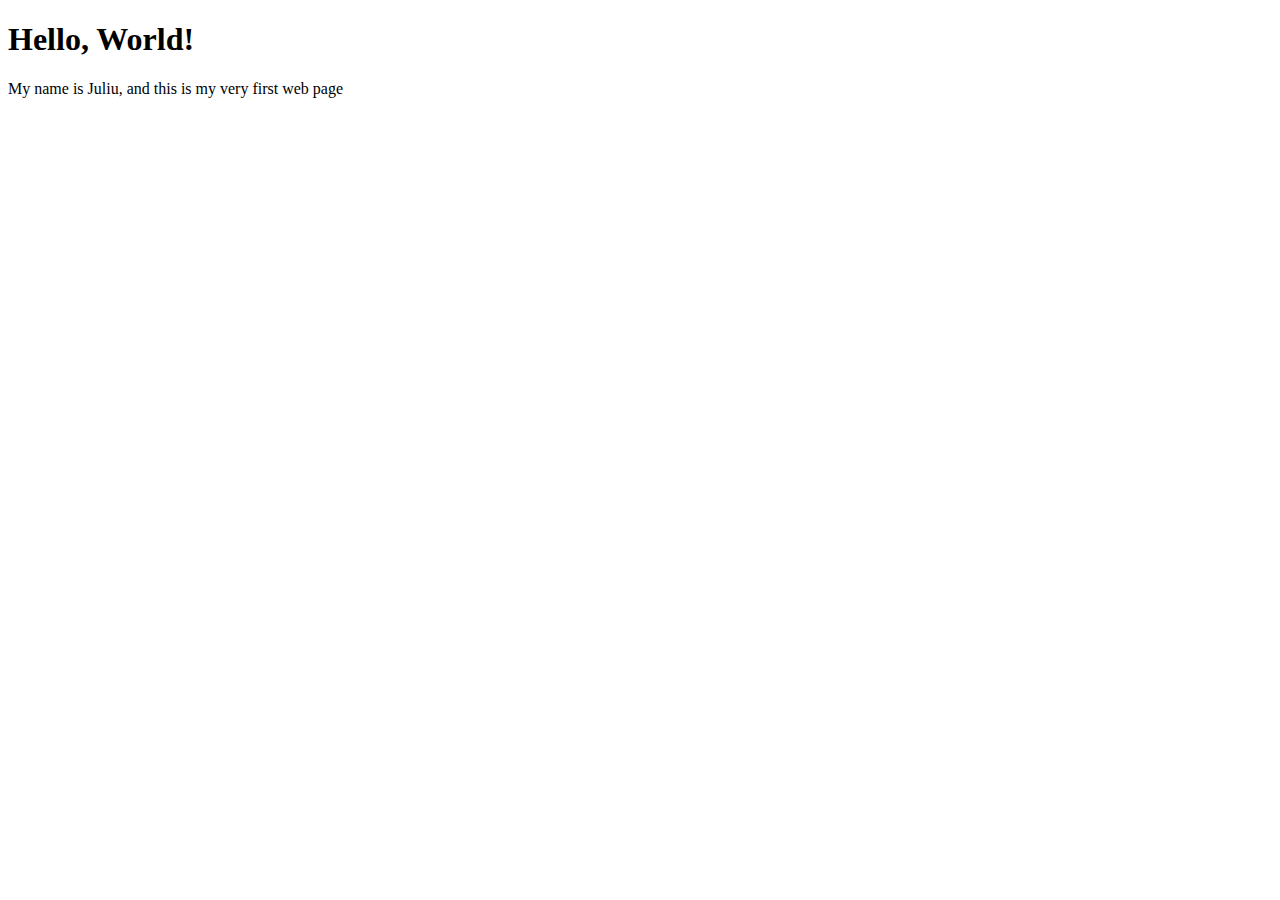
<file: 01-Test/index.html>
<!DOCTYPE html>
<html lang="en">
  <head>
    <meta charset="UTF-8" />
    <meta name="viewport" content="width=device-width, initial-scale=1.0" />
    <title>My First Web Page</title>
  </head>
  <body>
    <h1>Hello, World!</h1>
    <p>My name is Juliu, and this is my very first web page</p>
  </body>
</html>
</file>
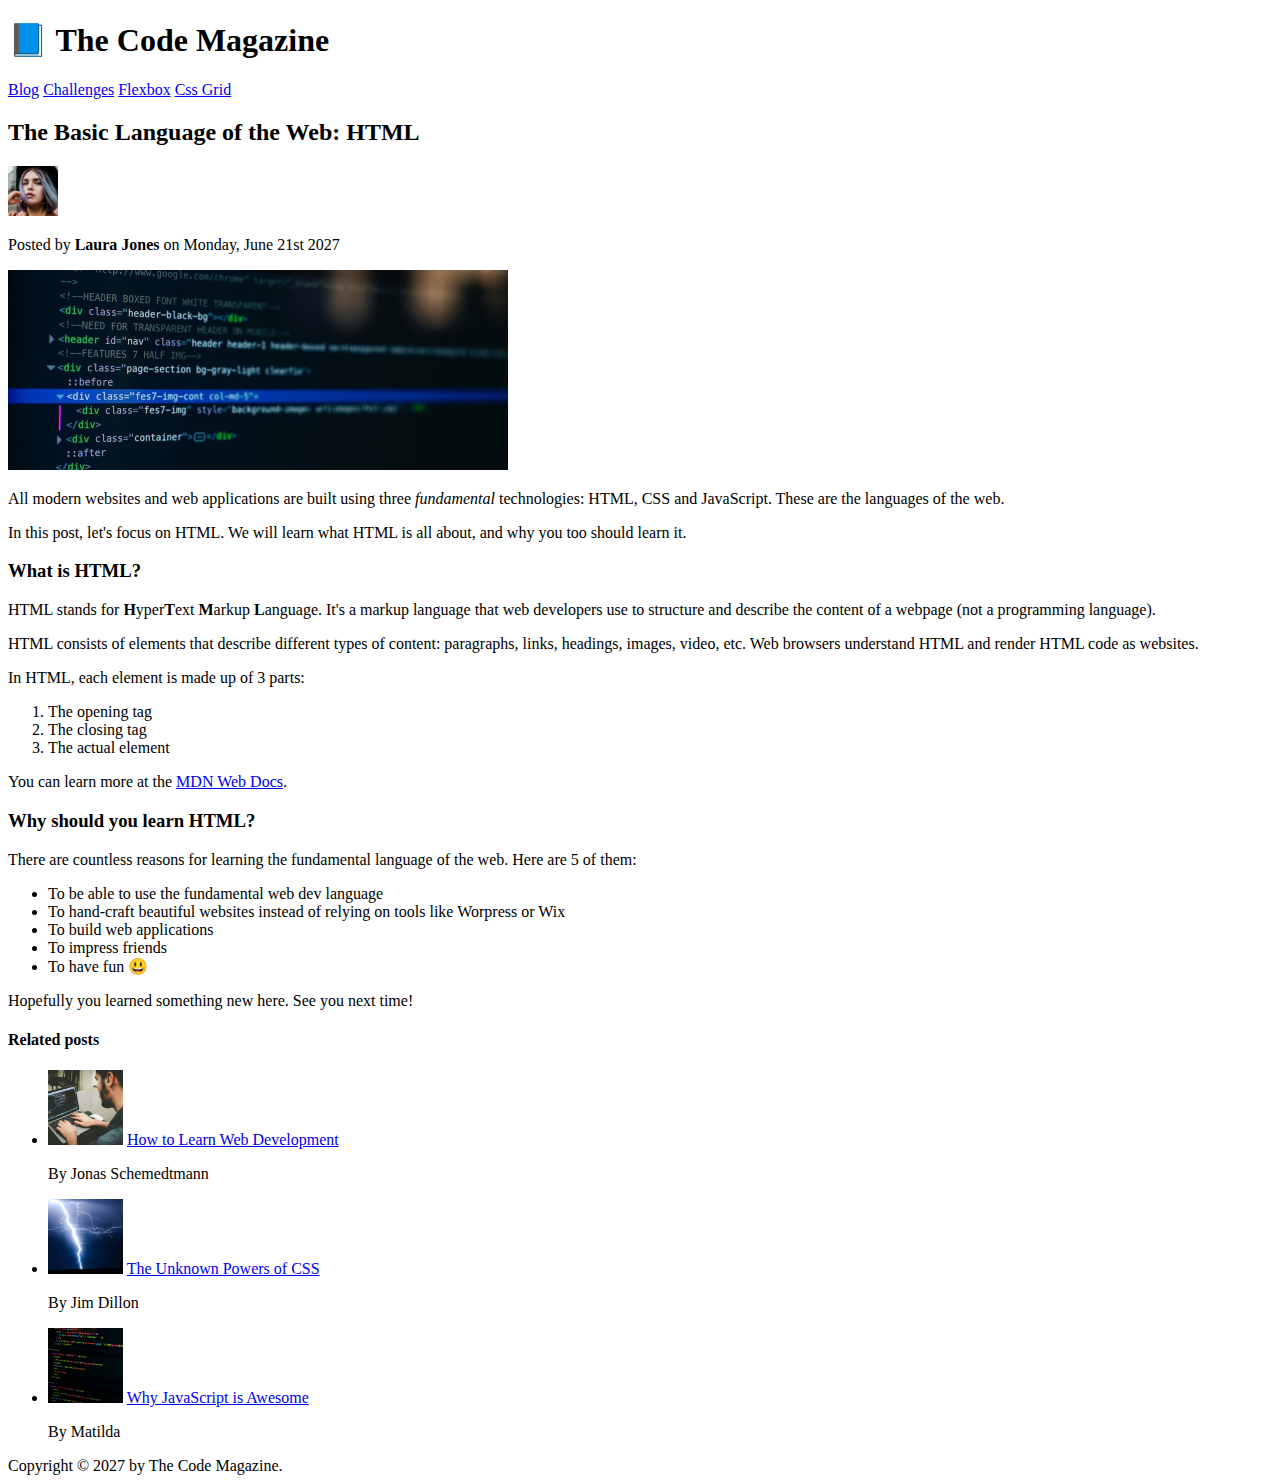
<file: 02-HTML-Fundamentals/index.html>
<!DOCTYPE html>
<html lang="en">
  <head>
    <meta charset="UTF-8" />
    <meta name="viewport" content="width=device-width, initial-scale=1.0" />
    <title>The Basic Language of the Web: HTML</title>
  </head>
  <body>
    <!--For Header top part of the page-->
    <header>
      <h1>📘 The Code Magazine</h1>

      <!--For Navigation-->
      <nav>
        <a href="blog.html">Blog</a>
        <a href="challenges.html">Challenges</a>
        <a href="#">Flexbox</a>
        <a href="#">Css Grid</a>
      </nav>
    </header>

    <!--For main part of the page-->
    <article>
      <header>
        <h2>The Basic Language of the Web: HTML</h2>
        <img
          src="img/laura-jones.jpg"
          alt="Laura Jones"
          width="50"
          height="50"
        />
        <p>Posted by <strong>Laura Jones</strong> on Monday, June 21st 2027</p>
        <img
          src="img/post-img.jpg"
          alt="HTML code on a screen"
          width="500"
          height="200"
        />
      </header>

      <p>
        All modern websites and web applications are built using three
        <em>fundamental</em>
        technologies: HTML, CSS and JavaScript. These are the languages of the
        web.
      </p>
      <p>
        In this post, let's focus on HTML. We will learn what HTML is all about,
        and why you too should learn it.
      </p>

      <h3>What is HTML?</h3>
      <p>
        HTML stands for <strong>H</strong>yper<strong>T</strong>ext
        <strong>M</strong>arkup <strong>L</strong>anguage. It's a markup
        language that web developers use to structure and describe the content
        of a webpage (not a programming language).
      </p>
      <p>
        HTML consists of elements that describe different types of content:
        paragraphs, links, headings, images, video, etc. Web browsers understand
        HTML and render HTML code as websites.
      </p>
      <p>In HTML, each element is made up of 3 parts:</p>
      <ol>
        <li>The opening tag</li>
        <li>The closing tag</li>
        <li>The actual element</li>
      </ol>
      <p>
        You can learn more at the
        <a
          href="https://developer.mozilla.org/en-US/docs/Web/HTML"
          target="_blank"
          >MDN Web Docs</a
        >.
      </p>

      <h3>Why should you learn HTML?</h3>
      <p>
        There are countless reasons for learning the fundamental language of the
        web. Here are 5 of them:
      </p>
      <ul>
        <li>To be able to use the fundamental web dev language</li>
        <li>
          To hand-craft beautiful websites instead of relying on tools like
          Worpress or Wix
        </li>
        <li>To build web applications</li>
        <li>To impress friends</li>
        <li>To have fun 😃</li>
      </ul>
      <p>Hopefully you learned something new here. See you next time!</p>
    </article>

    <!--For secondary  information of the page-->
    <aside>
      <h4>Related posts</h4>
      <ul>
        <li>
          <img src="img/related-1.jpg" height="75" width="75" />
          <a href="#">How to Learn Web Development</a>
          <p>By Jonas Schemedtmann</p>
        </li>

        <li>
          <img src="img/related-2.jpg" height="75" width="75" />
          <a href="#">The Unknown Powers of CSS</a>
          <p>By Jim Dillon</p>
        </li>

        <li>
          <img src="img/related-3.jpg" height="75" width="75" />
          <a href="#">Why JavaScript is Awesome</a>
          <p>By Matilda</p>
        </li>
      </ul>
    </aside>

    <!--For end of the page-->
    <footer>Copyright &copy; 2027 by The Code Magazine.</footer>
  </body>
</html>
</file>
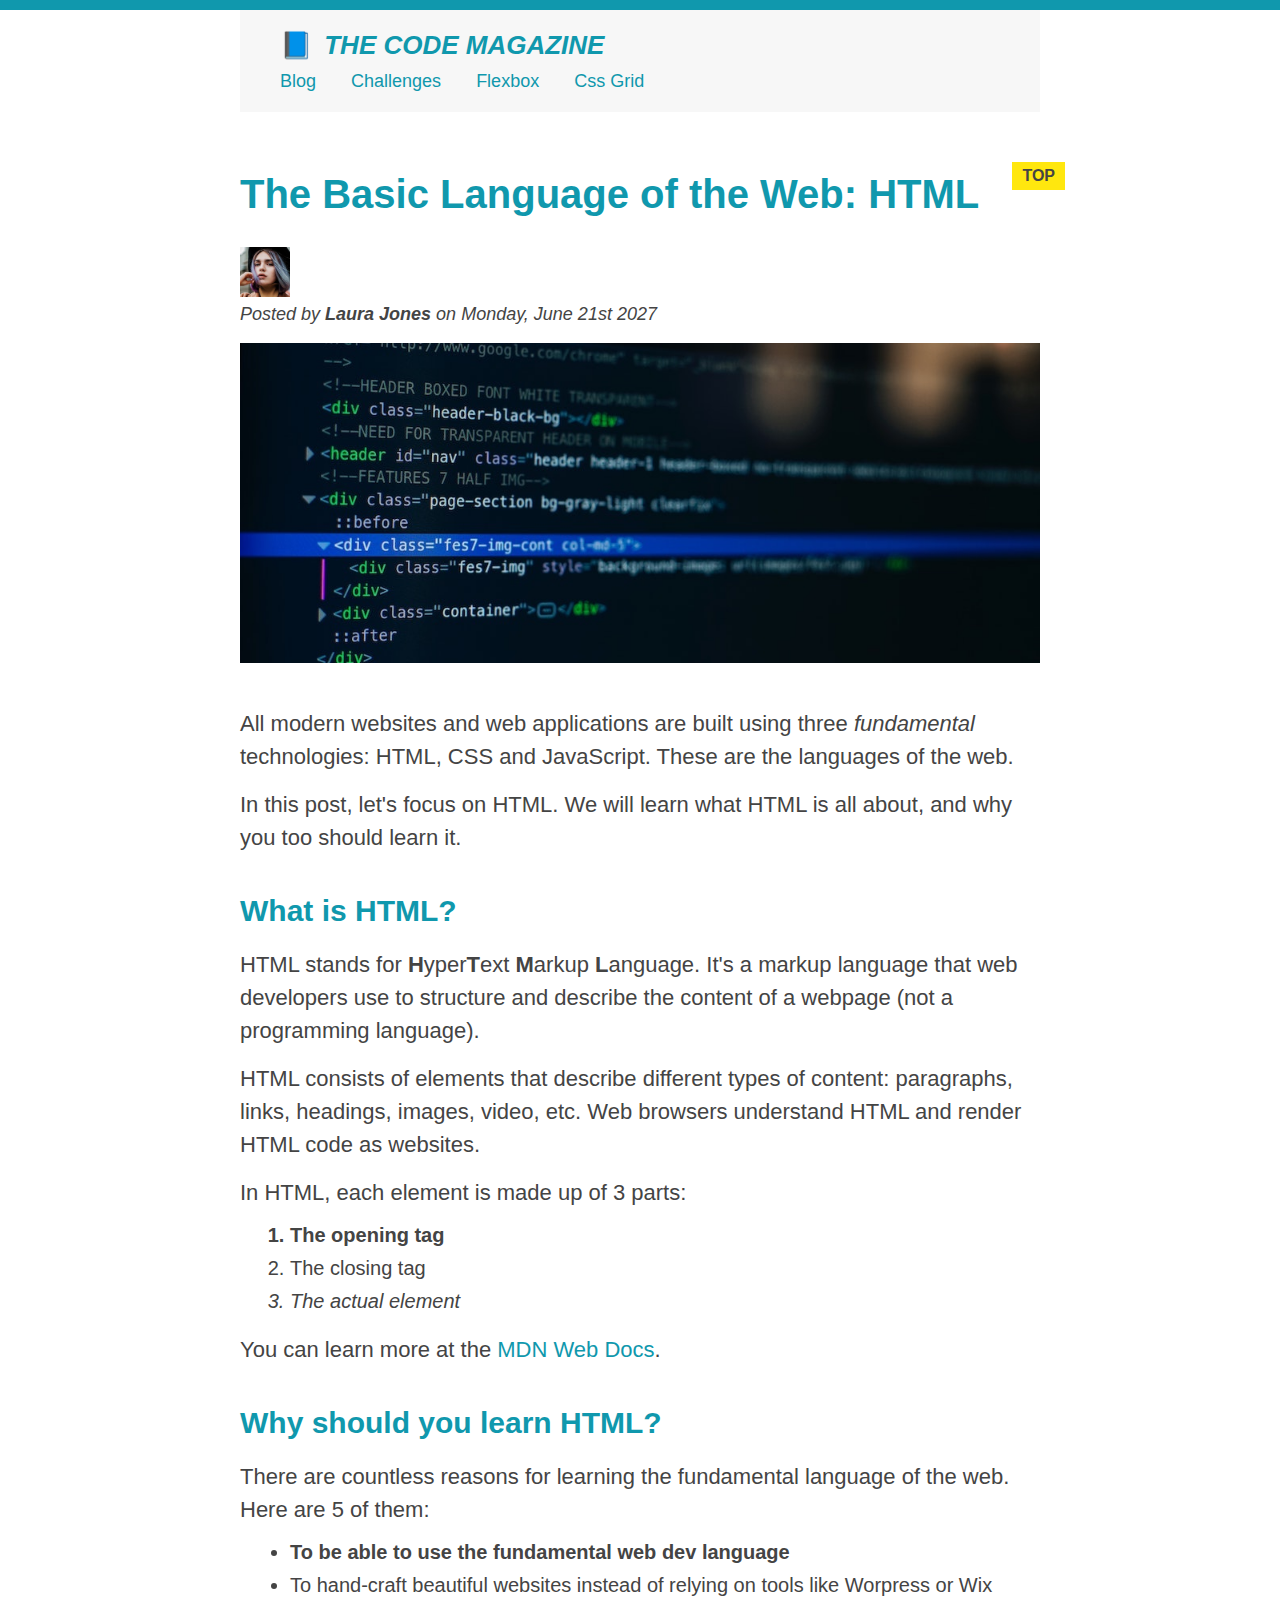
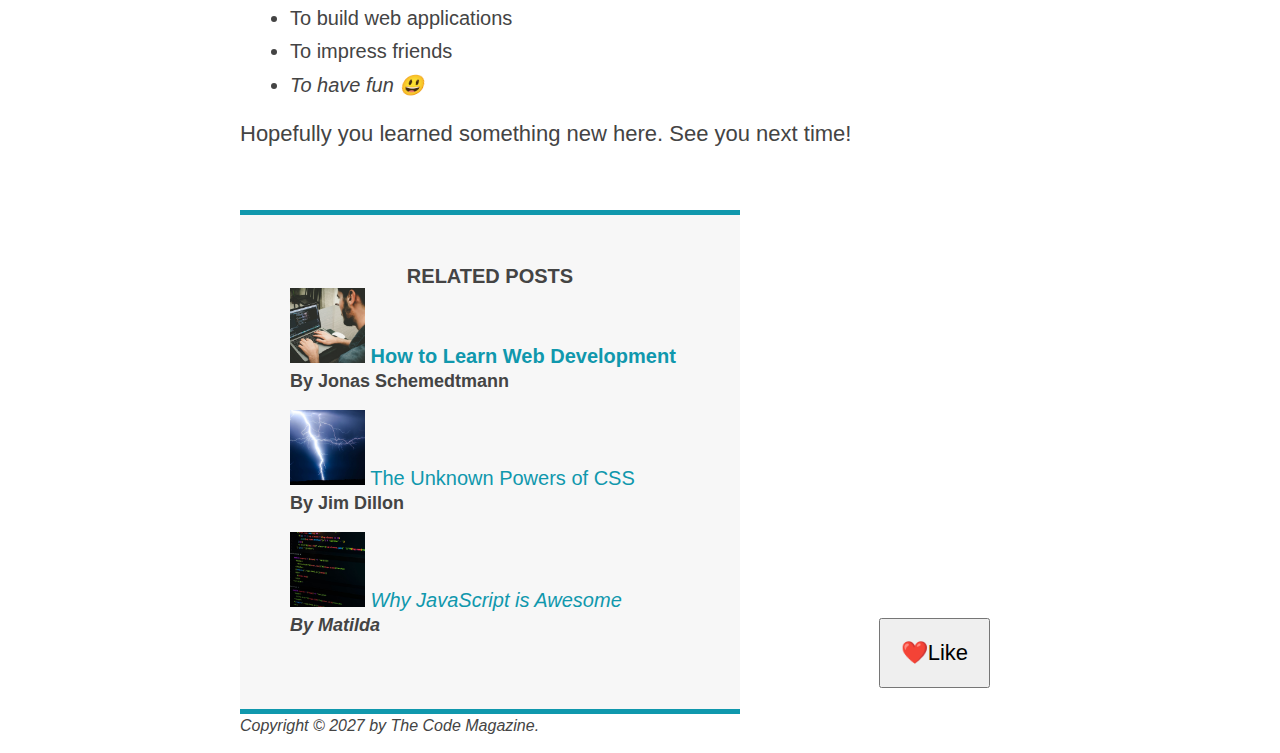
<file: 03-CSS-Fundamentals/index.html>
<!DOCTYPE html>
<html lang="en">
  <head>
    <meta charset="UTF-8" />
    <meta name="viewport" content="width=device-width, initial-scale=1.0" />
    <title>The Basic Language of the Web: HTML</title>
    <link href="style.css" rel="stylesheet" />
  </head>
  <body>
    <!--For Header top part of the page-->

    <div class="container">
      <header class="main-header">
        <h1>📘 The Code Magazine</h1>

        <!--For Navigation-->
        <nav>
          <a href="blog.html">Blog</a>
          <a href="challenges.html">Challenges</a>
          <a href="#">Flexbox</a>
          <a href="#">Css Grid</a>
        </nav>
      </header>

      <!--For main part of the page-->
      <article>
        <header class="post-header">
          <h2>The Basic Language of the Web: HTML</h2>
          <img
            src="img/laura-jones.jpg"
            alt="Laura Jones"
            width="50"
            height="50"
          />
          <p id="author">
            Posted by <strong>Laura Jones</strong> on Monday, June 21st 2027
          </p>
          <img
            src="img/post-img.jpg"
            alt="HTML code on a screen"
            width="500"
            height="200"
            class="post-image"
          />
          <button>❤️Like</button>
        </header>

        <p>
          All modern websites and web applications are built using three
          <em>fundamental</em>
          technologies: HTML, CSS and JavaScript. These are the languages of the
          web.
        </p>
        <p>
          In this post, let's focus on HTML. We will learn what HTML is all
          about, and why you too should learn it.
        </p>

        <h3>What is HTML?</h3>
        <p>
          HTML stands for <strong>H</strong>yper<strong>T</strong>ext
          <strong>M</strong>arkup <strong>L</strong>anguage. It's a markup
          language that web developers use to structure and describe the content
          of a webpage (not a programming language).
        </p>
        <p>
          HTML consists of elements that describe different types of content:
          paragraphs, links, headings, images, video, etc. Web browsers
          understand HTML and render HTML code as websites.
        </p>
        <p>In HTML, each element is made up of 3 parts:</p>
        <ol>
          <li class="first-li">The opening tag</li>
          <li>The closing tag</li>
          <li>The actual element</li>
        </ol>
        <p>
          You can learn more at the
          <a
            href="https://developer.mozilla.org/en-US/docs/Web/HTML"
            target="_blank"
            >MDN Web Docs</a
          >.
        </p>

        <h3>Why should you learn HTML?</h3>
        <p>
          There are countless reasons for learning the fundamental language of
          the web. Here are 5 of them:
        </p>
        <ul>
          <li class="first-li">
            To be able to use the fundamental web dev language
          </li>
          <li>
            To hand-craft beautiful websites instead of relying on tools like
            Worpress or Wix
          </li>
          <li>To build web applications</li>
          <li>To impress friends</li>
          <li>To have fun 😃</li>
        </ul>
        <p>Hopefully you learned something new here. See you next time!</p>
      </article>

      <!--For secondary  information of the page-->
      <aside>
        <h4>Related posts</h4>
        <ul class="related">
          <li>
            <img src="img/related-1.jpg" height="75" width="75" />
            <a href="#">How to Learn Web Development</a>
            <p class="related-author">By Jonas Schemedtmann</p>
          </li>

          <li>
            <img src="img/related-2.jpg" height="75" width="75" />
            <a href="#">The Unknown Powers of CSS</a>
            <p class="related-author">By Jim Dillon</p>
          </li>

          <li>
            <img src="img/related-3.jpg" height="75" width="75" />
            <a href="#">Why JavaScript is Awesome</a>
            <p class="related-author">By Matilda</p>
          </li>
        </ul>
      </aside>

      <!--For end of the page-->
      <footer>
        <p id="copyright" class="copyright text">
          Copyright &copy; 2027 by The Code Magazine.
        </p>
      </footer>
    </div>
  </body>
</html>
</file>
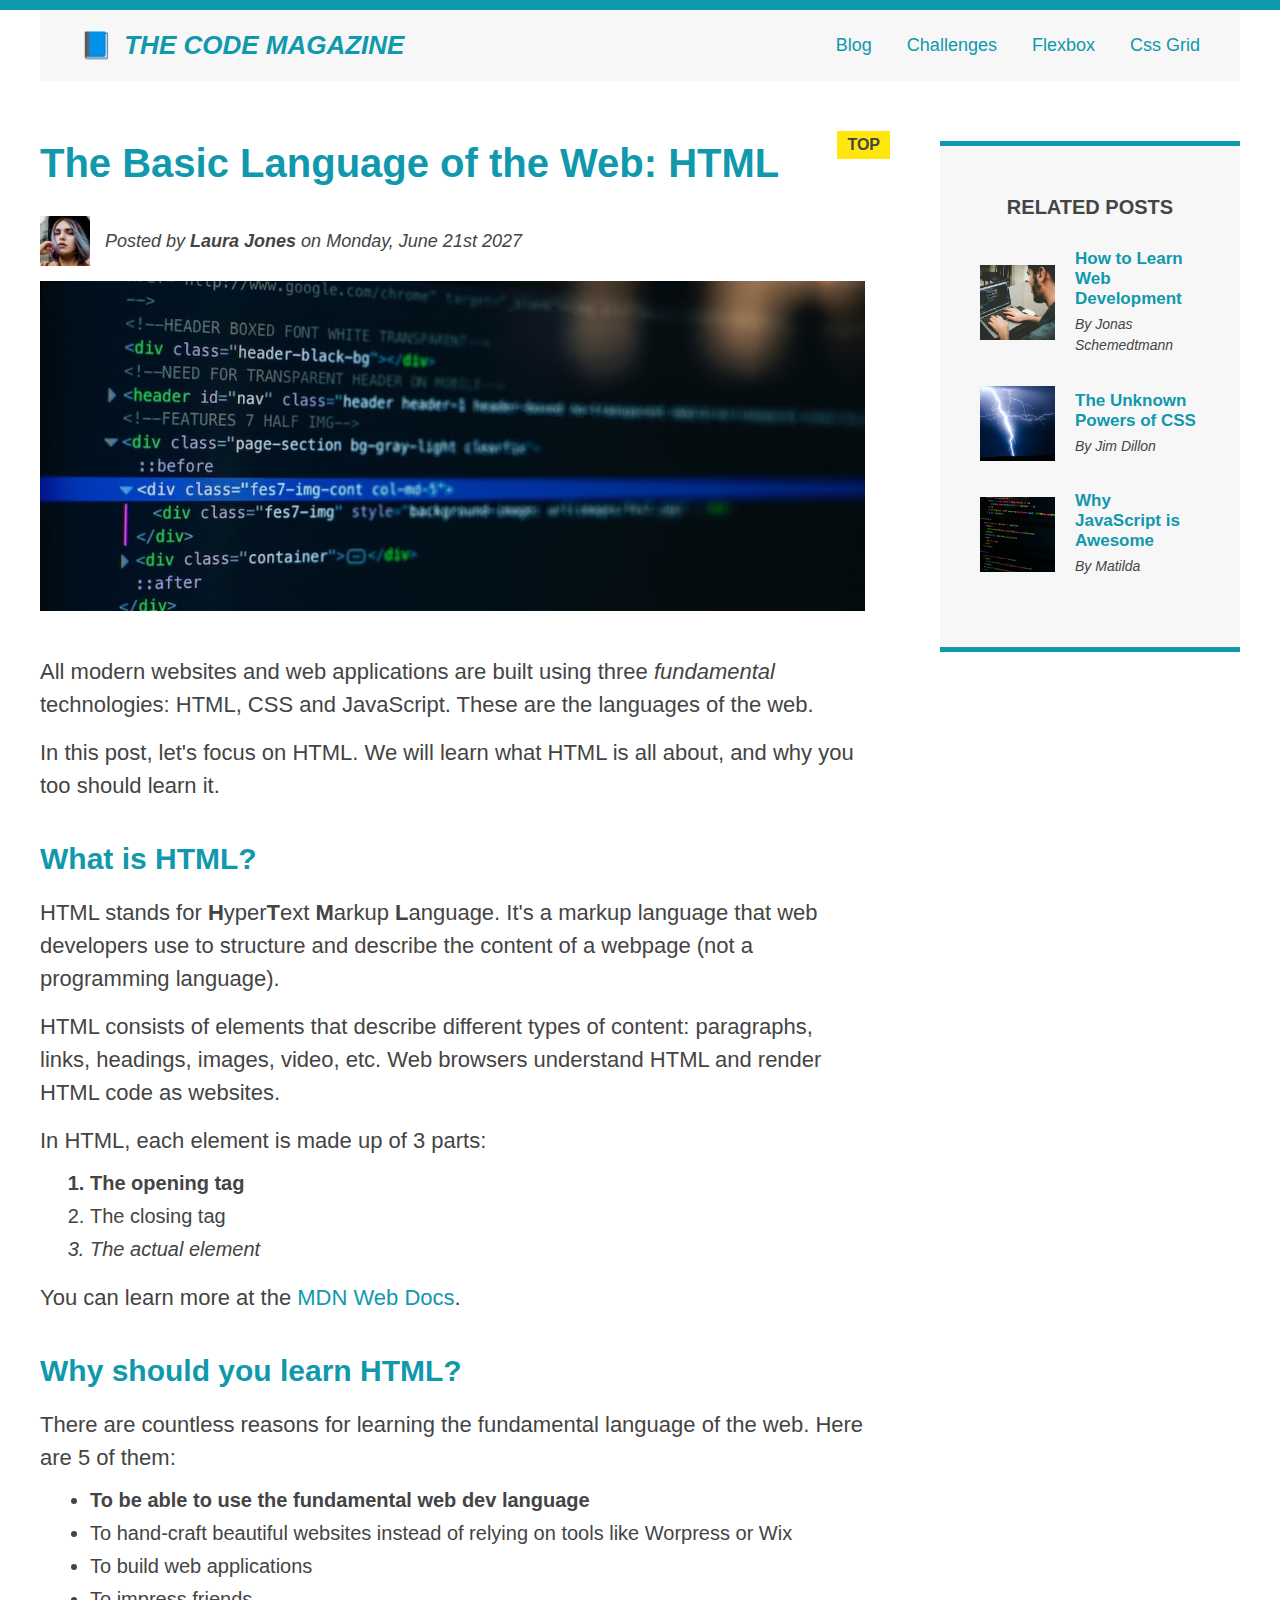
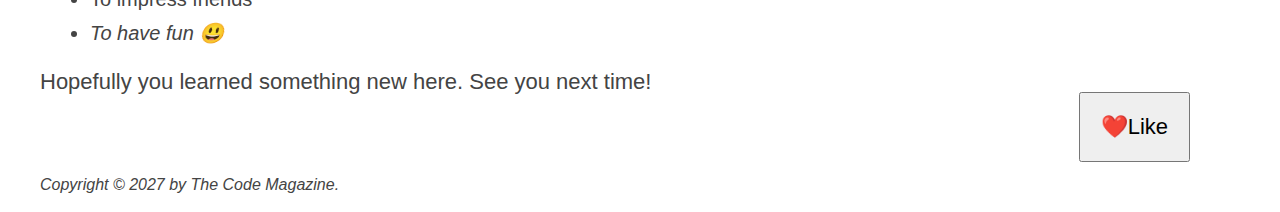
<file: 04-CSS-Layouts/index.html>
<!DOCTYPE html>
<html lang="en">
  <head>
    <meta charset="UTF-8" />
    <meta name="viewport" content="width=device-width, initial-scale=1.0" />
    <title>The Basic Language of the Web: HTML</title>
    <link href="style.css" rel="stylesheet" />
  </head>
  <body>
    <!--For Header top part of the page-->

    <div class="container">
      <header class="main-header clearfix">
        <h1>📘 The Code Magazine</h1>

        <!--For Navigation-->
        <nav>
          <a href="blog.html">Blog</a>
          <a href="challenges.html">Challenges</a>
          <a href="flexbox.html">Flexbox</a>
          <a href="css-grid.html">Css Grid</a>
        </nav>
        <!-- <div class="clear"></div> -->
      </header>

      <!--For main part of the page-->
      <!-- ONLY NECESSARY FOR FLEX BOX -->
      <!-- <div class="row"> -->
      <article>
        <header class="post-header">
          <h2>The Basic Language of the Web: HTML</h2>
          <div class="author-box">
            <img
              src="img/laura-jones.jpg"
              alt="Laura Jones"
              width="50"
              height="50"
              class="author-img"
            />
            <p id="author" class="author">
              Posted by <strong>Laura Jones</strong> on Monday, June 21st 2027
            </p>
          </div>
          <img
            src="img/post-img.jpg"
            alt="HTML code on a screen"
            width="500"
            height="200"
            class="post-image"
          />
          <button>❤️Like</button>
        </header>

        <p>
          All modern websites and web applications are built using three
          <em>fundamental</em>
          technologies: HTML, CSS and JavaScript. These are the languages of the
          web.
        </p>
        <p>
          In this post, let's focus on HTML. We will learn what HTML is all
          about, and why you too should learn it.
        </p>

        <h3>What is HTML?</h3>
        <p>
          HTML stands for <strong>H</strong>yper<strong>T</strong>ext
          <strong>M</strong>arkup <strong>L</strong>anguage. It's a markup
          language that web developers use to structure and describe the content
          of a webpage (not a programming language).
        </p>
        <p>
          HTML consists of elements that describe different types of content:
          paragraphs, links, headings, images, video, etc. Web browsers
          understand HTML and render HTML code as websites.
        </p>
        <p>In HTML, each element is made up of 3 parts:</p>
        <ol>
          <li class="first-li">The opening tag</li>
          <li>The closing tag</li>
          <li>The actual element</li>
        </ol>
        <p>
          You can learn more at the
          <a
            href="https://developer.mozilla.org/en-US/docs/Web/HTML"
            target="_blank"
            >MDN Web Docs</a
          >.
        </p>

        <h3>Why should you learn HTML?</h3>
        <p>
          There are countless reasons for learning the fundamental language of
          the web. Here are 5 of them:
        </p>
        <ul>
          <li class="first-li">
            To be able to use the fundamental web dev language
          </li>
          <li>
            To hand-craft beautiful websites instead of relying on tools like
            Worpress or Wix
          </li>
          <li>To build web applications</li>
          <li>To impress friends</li>
          <li>To have fun 😃</li>
        </ul>
        <p>Hopefully you learned something new here. See you next time!</p>
      </article>

      <!--For secondary  information of the page-->
      <aside>
        <h4>Related posts</h4>
        <ul class="related">
          <li class="related-post">
            <img src="img/related-1.jpg" height="75" width="75" />
            <div>
              <a href="#" class="related-link">How to Learn Web Development</a>
              <p class="related-author">By Jonas Schemedtmann</p>
            </div>
          </li>

          <li class="related-post">
            <img src="img/related-2.jpg" height="75" width="75" />
            <div>
              <a href="#" class="related-link">The Unknown Powers of CSS</a>
              <p class="related-author">By Jim Dillon</p>
            </div>
          </li>

          <li class="related-post">
            <img src="img/related-3.jpg" height="75" width="75" />
            <div>
              <a href="#" class="related-link">Why JavaScript is Awesome</a>
              <p class="related-author">By Matilda</p>
            </div>
          </li>
        </ul>
      </aside>
      <!-- </div> -->

      <!--For end of the page-->
      <footer>
        <p id="copyright" class="copyright text">
          Copyright &copy; 2027 by The Code Magazine.
        </p>
      </footer>
    </div>
  </body>
</html>
</file>
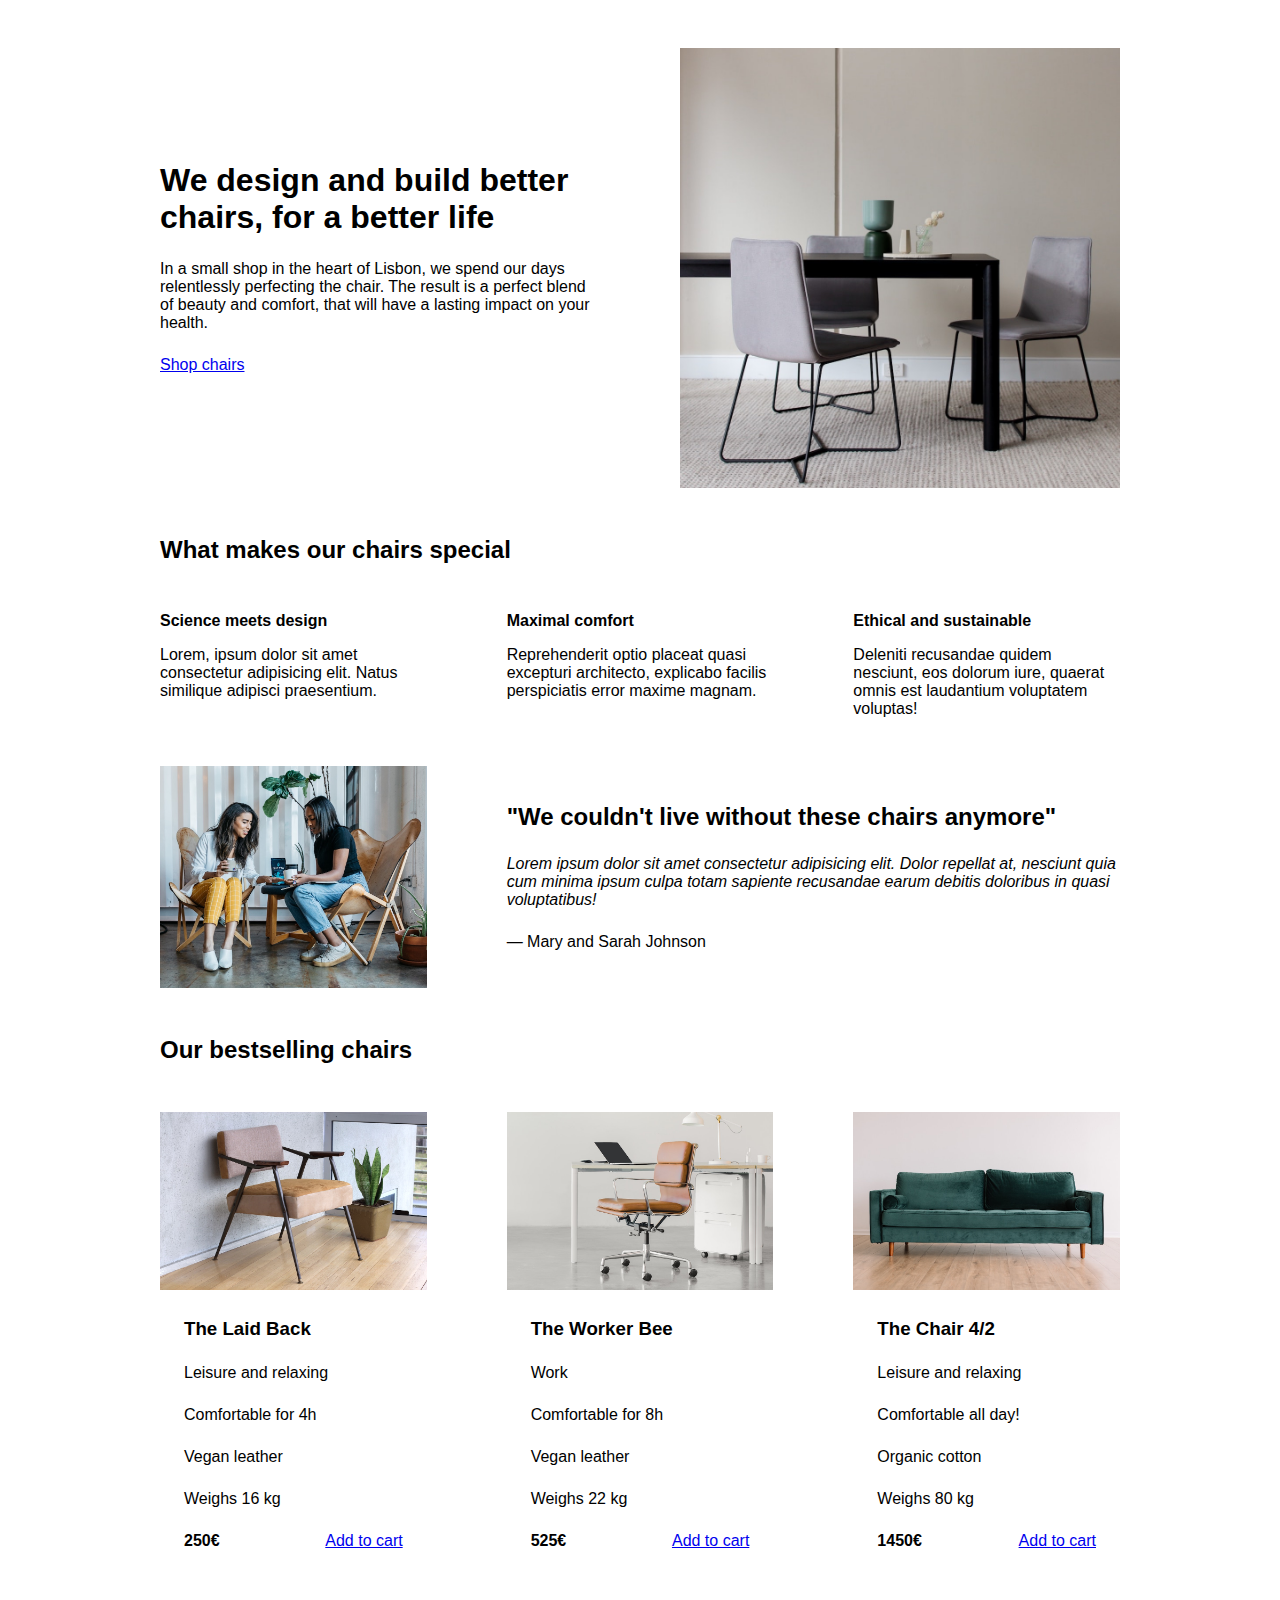
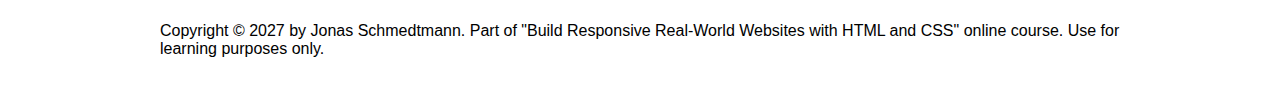
<file: 05-Design/index.html>
<!DOCTYPE html>
<html lang="en">
  <head>
    <meta charset="UTF-8" />
    <meta http-equiv="X-UA-Compatible" content="IE=edge" />
    <meta name="viewport" content="width=device-width, initial-scale=1.0" />

    <link rel="stylesheet" href="style.css" />
    <title>Lisbon Chair Shop</title>
  </head>
  <body>
    <div class="container">
      <header>
        <div class="header-text-box">
          <h1>We design and build better chairs, for a better life</h1>
          <p class="header-text">
            In a small shop in the heart of Lisbon, we spend our days
            relentlessly perfecting the chair. The result is a perfect blend of
            beauty and comfort, that will have a lasting impact on your health.
          </p>
          <a class="btn btn--big" href="#">Shop chairs</a>
        </div>
        <img src="hero.jpg" alt="Photo" />
      </header>

      <section>
        <h2>What makes our chairs special</h2>
        <div class="grid-3-cols">
          <div>
            <p class="features-title"><strong>Science meets design</strong></p>
            <p class="features-text">
              Lorem, ipsum dolor sit amet consectetur adipisicing elit. Natus
              similique adipisci praesentium.
            </p>
          </div>

          <div>
            <p class="features-title">
              <strong>Maximal comfort</strong>
            </p>
            <p class="features-text">
              Reprehenderit optio placeat quasi excepturi architecto, explicabo
              facilis perspiciatis error maxime magnam.
            </p>
          </div>

          <div>
            <p class="features-title">
              <strong>Ethical and sustainable</strong>
            </p>
            <p class="features-text">
              Deleniti recusandae quidem nesciunt, eos dolorum iure, quaerat
              omnis est laudantium voluptatem voluptas!
            </p>
          </div>
        </div>
      </section>

      <section class="testimonial-section">
        <div class="grid-3-cols">
          <img src="customers.jpg" alt="People sitting on chairs" />
          <div class="testimonial-box">
            <h2>"We couldn't live without these chairs anymore"</h2>
            <blockquote class="testimonial-text">
              Lorem ipsum dolor sit amet consectetur adipisicing elit. Dolor
              repellat at, nesciunt quia cum minima ipsum culpa totam sapiente
              recusandae earum debitis doloribus in quasi voluptatibus!
            </blockquote>
            <p class="testimonial-author">&mdash; Mary and Sarah Johnson</p>
          </div>
        </div>
      </section>

      <section>
        <h2>Our bestselling chairs</h2>
        <div class="grid-3-cols">
          <figure class="chair">
            <img src="chair-1.jpg" alt="Chair" />
            <div class="chair-box">
              <h3>The Laid Back</h3>
              <ul class="chair-details">
                <li>
                  <!-- Span is a generic INLINE text element, it doesn't have any meaning. It's like a div element, but inline -->
                  <span>Leisure and relaxing</span>
                </li>
                <li>
                  <span>Comfortable for 4h</span>
                </li>
                <li>
                  <span>Vegan leather</span>
                </li>
                <li>
                  <span>Weighs 16 kg</span>
                </li>
              </ul>
              <div class="chair-price">
                <strong>250€</strong>
                <a href="#" class="btn btn--small">Add to cart</a>
              </div>
            </div>
          </figure>

          <figure class="chair">
            <img src="chair-2.jpg" alt="Chair" />
            <div class="chair-box">
              <h3>The Worker Bee</h3>
              <ul class="chair-details">
                <li>
                  <span>Work</span>
                </li>
                <li>
                  <span>Comfortable for 8h</span>
                </li>
                <li>
                  <span>Vegan leather</span>
                </li>
                <li>
                  <span>Weighs 22 kg</span>
                </li>
              </ul>
              <div class="chair-price">
                <strong>525€</strong>
                <a href="#" class="btn btn--small">Add to cart</a>
              </div>
            </div>
          </figure>

          <figure class="chair">
            <img src="chair-3.jpg" alt="Chair" />
            <div class="chair-box">
              <h3>The Chair 4/2</h3>
              <ul class="chair-details">
                <li>
                  <span>Leisure and relaxing</span>
                </li>
                <li>
                  <span>Comfortable all day!</span>
                </li>
                <li>
                  <span>Organic cotton</span>
                </li>
                <li>
                  <span>Weighs 80 kg</span>
                </li>
              </ul>
              <div class="chair-price">
                <strong>1450€</strong>
                <a href="#" class="btn btn--small">Add to cart</a>
              </div>
            </div>
          </figure>
        </div>
      </section>

      <footer>
        Copyright &copy; 2027 by Jonas Schmedtmann. Part of "Build Responsive
        Real-World Websites with HTML and CSS" online course. Use for learning
        purposes only.
      </footer>
    </div>
  </body>
</html>
</file>
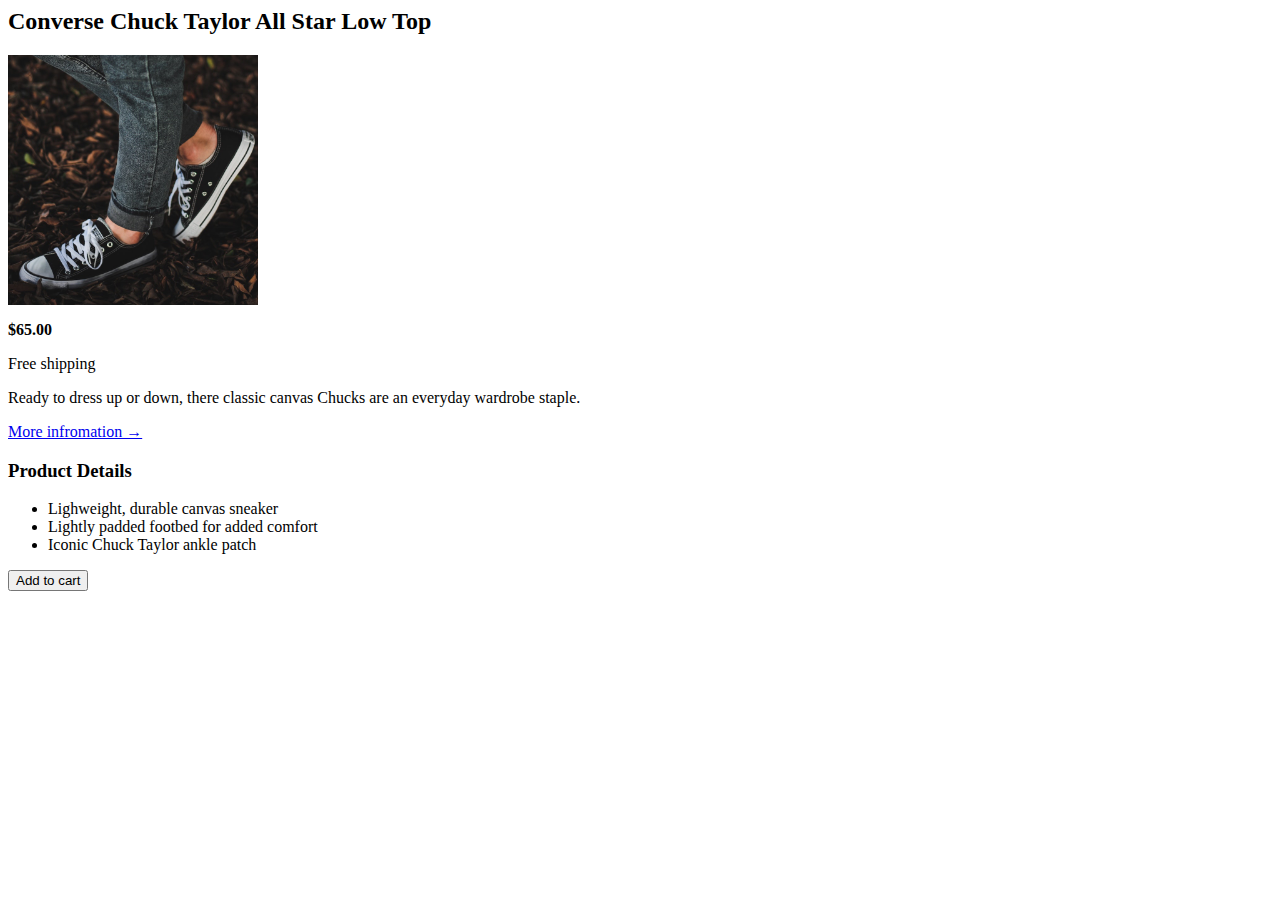
<file: 02-HTML-Fundamentals/challenges.html>
<html>
  <head>
    <title>Challenges</title>
  </head>
  <body>
    <article>
      <h2>Converse Chuck Taylor All Star Low Top</h2>
      <img src="img/challenges.jpg" height="250" width="250" />
      <p><strong>$65.00</strong></p>
      <p>Free shipping</p>
      <p>
        Ready to dress up or down, there classic canvas Chucks are an everyday
        wardrobe staple.
      </p>
      <a href="#">More infromation &rarr;</a>
      <h3>Product Details</h3>
      <ul>
        <li>Lighweight, durable canvas sneaker</li>
        <li>Lightly padded footbed for added comfort</li>
        <li>Iconic Chuck Taylor ankle patch</li>
      </ul>
      <button>Add to cart</button>
    </article>
  </body>
</html>
</file>
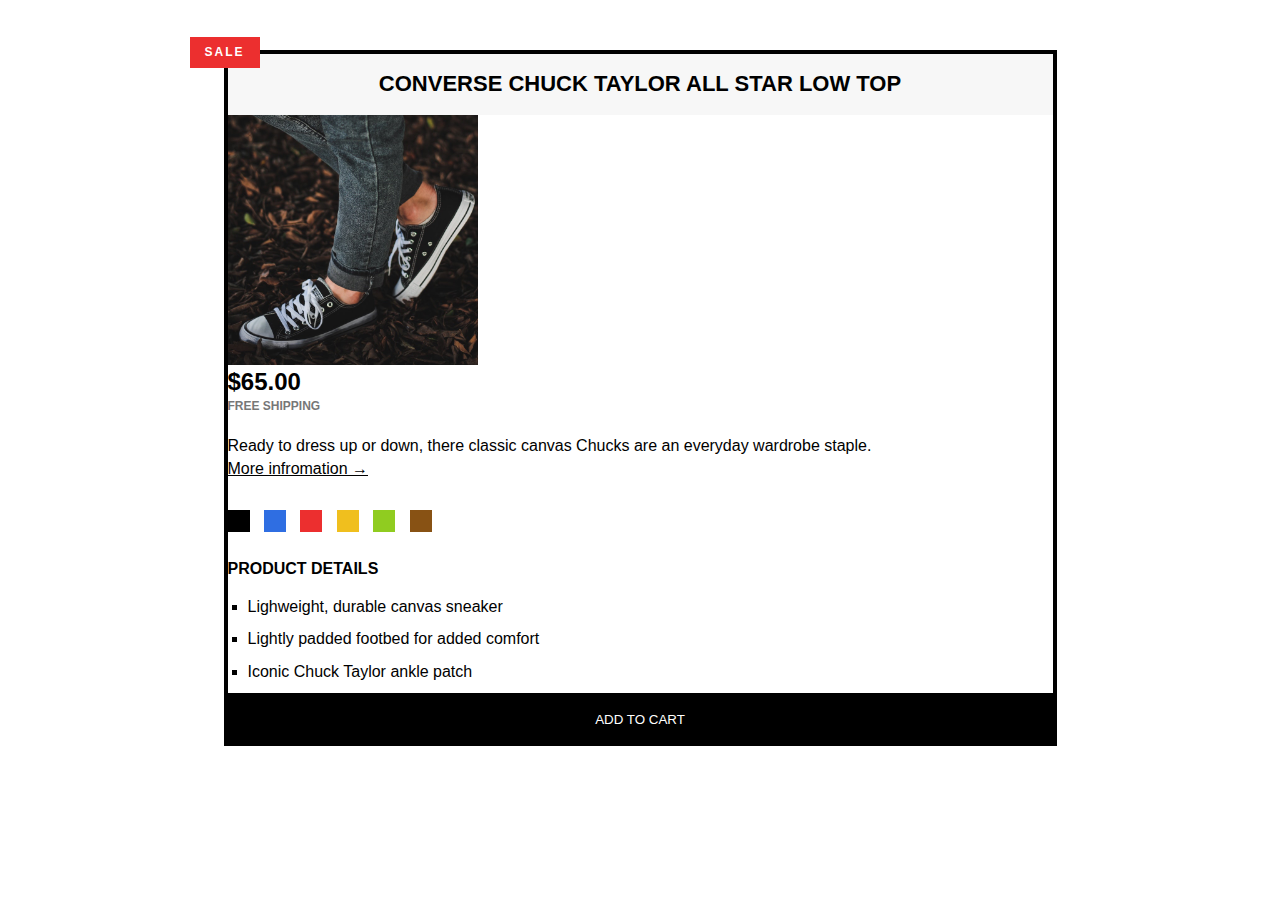
<file: 03-CSS-Fundamentals/challenges.html>
<html>
  <head>
    <title>Challenges</title>
    <link href="challenges-style.css" rel="stylesheet" />
  </head>
  <body>
    <article class="product">
      <h2 class="product-title">Converse Chuck Taylor All Star Low Top</h2>
      <img src="img/challenges.jpg" height="250" width="250" />
      <p class="price"><strong>$65.00</strong></p>
      <p class="shipping">Free shipping</p>
      <p class="sale">Sale</p>

      <p>
        Ready to dress up or down, there classic canvas Chucks are an everyday
        wardrobe staple.
      </p>
      <a class="more-info" href="#">More infromation &rarr;</a>
      <div class="colors">
        <div class="color"></div>
        <div class="color color-blue"></div>
        <div class="color color-red"></div>
        <div class="color color-yellow"></div>
        <div class="color color-green"></div>
        <div class="color color-brown"></div>
      </div>
      <h3 class="details-title">Product Details</h3>
      <ul class="details-list">
        <li>Lighweight, durable canvas sneaker</li>
        <li>Lightly padded footbed for added comfort</li>
        <li>Iconic Chuck Taylor ankle patch</li>
      </ul>
      <button class="add-cart">Add to cart</button>
    </article>
  </body>
</html>
</file>
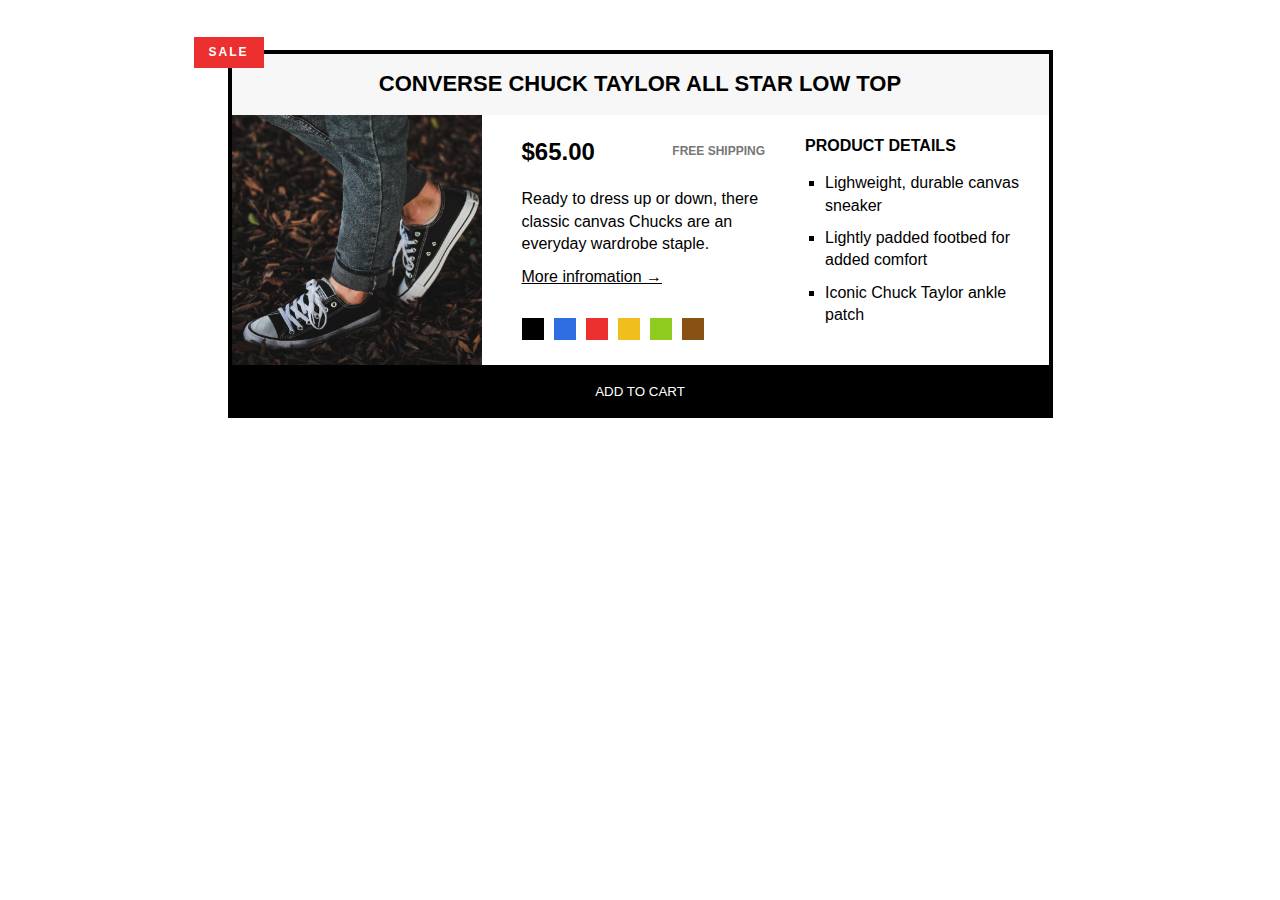
<file: 04-CSS-Layouts/challenges.html>
<html>
  <head>
    <title>Challenges</title>
    <link href="challenges-style.css" rel="stylesheet" />
  </head>
  <body>
    <article class="product">
      <h2 class="product-title">Converse Chuck Taylor All Star Low Top</h2>
      <img
        src="img/challenges.jpg"
        height="250"
        width="250"
        class="product-image"
      />
      <div class="product-info">
        <div class="product-price">
          <p class="price"><strong>$65.00</strong></p>
          <p class="shipping">Free shipping</p>
        </div>
        <p class="sale">Sale</p>
        <p class="product-description">
          Ready to dress up or down, there classic canvas Chucks are an everyday
          wardrobe staple.
        </p>
        <a class="more-info" href="#">More infromation &rarr;</a>
        <div class="product-colors">
          <div class="color"></div>
          <div class="color color-blue"></div>
          <div class="color color-red"></div>
          <div class="color color-yellow"></div>
          <div class="color color-green"></div>
          <div class="color color-brown"></div>
        </div>
      </div>
      <div class="product-details">
        <h3 class="details-title">Product Details</h3>
        <ul class="details-list">
          <li>Lighweight, durable canvas sneaker</li>
          <li>Lightly padded footbed for added comfort</li>
          <li>Iconic Chuck Taylor ankle patch</li>
        </ul>
      </div>
      <button class="add-cart">Add to cart</button>
    </article>
  </body>
</html>
</file>
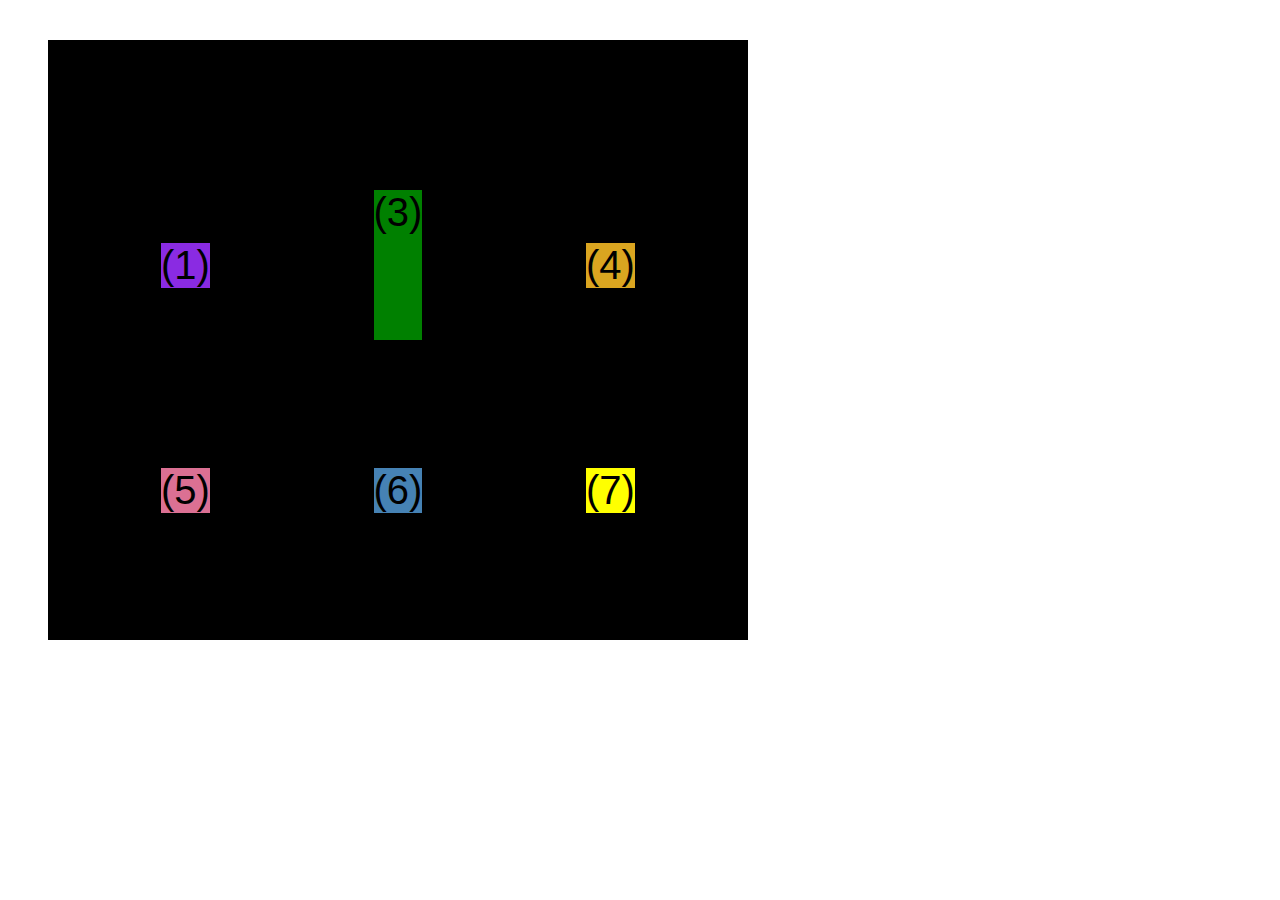
<file: 04-CSS-Layouts/css-grid.html>
<!DOCTYPE html>
<html lang="en">
  <head>
    <meta charset="UTF-8" />
    <meta http-equiv="X-UA-Compatible" content="IE=edge" />
    <meta name="viewport" content="width=device-width, initial-scale=1.0" />
    <title>CSS Grid</title>
    <style>
      .el--1 {
        background-color: blueviolet;
      }
      .el--2 {
        background-color: orangered;
      }
      .el--3 {
        background-color: green;
        height: 150px;
      }
      .el--4 {
        background-color: goldenrod;
      }
      .el--5 {
        background-color: palevioletred;
      }
      .el--6 {
        background-color: steelblue;
      }
      .el--7 {
        background-color: yellow;
      }
      .el--8 {
        background-color: crimson;
      }

      .container--1 {
        /* STARTER */
        font-family: sans-serif;
        background-color: #ddd;
        font-size: 30px;
        margin: 40px;

        /* CSS GRID */
        display: grid;
        /* grid-template-columns: 200px 200px 1fr 1fr; */
        /* grid-template-columns: 1fr 1fr 1fr 1fr; */
        /* grid-template-rows: 300px 200px; */

        grid-template-columns: repeat(4, 1fr);
        grid-template-rows: 1fr 1fr;

        /* gap: 30px; */
        column-gap: 20px;
        row-gap: 40px;

        display: none;
      }

      .el--8 {
        grid-column: 2 / 3;
        grid-row: 1 / 2;
      }

      .el--2 {
        /* grid-column: 1 / 4; */
        /* grid-column: 1 / span 4; */
        grid-column: 1 / -1;
        grid-row: 2 / 3;
      }

      .container--2 {
        /* STARTER */
        font-family: sans-serif;
        background-color: black;
        font-size: 40px;
        margin: 40px;

        width: 700px;
        height: 600px;

        /* CSS GRID */

        display: grid;
        grid-template-columns: 125px 200px 125px;
        grid-template-rows: 250px 100px;
        gap: 50px;

        /* ALIGNING TRACLS INSIDE CONTAINER:display:
        DISTRIBUTE EMPTY SPACE*/

        justify-content: center;
        /* justify-content: space-between; */
        align-content: center;

        /* ALIGNING ITEMS INSIDE CELLS:
        MOVING ITEMS AROUND INSIDE CELLS*/
        align-items: center;
        justify-items: center;
      }
    </style>
  </head>
  <body>
    <div class="container--1">
      <div class="el el--1">(1) HTML</div>
      <div class="el el--2">(2) and</div>
      <div class="el el--3">(3) CSS</div>
      <div class="el el--4">(4) are</div>
      <div class="el el--5">(5) amazing</div>
      <div class="el el--6">(6) languages</div>
      <!-- <div class="el el--7">(7) to</div> -->
      <div class="el el--8">(8) learn</div>
    </div>

    <div class="container--2">
      <div class="el el--1">(1)</div>
      <div class="el el--3">(3)</div>
      <div class="el el--4">(4)</div>
      <div class="el el--5">(5)</div>
      <div class="el el--6">(6)</div>
      <div class="el el--7">(7)</div>
    </div>
  </body>
</html>
</file>
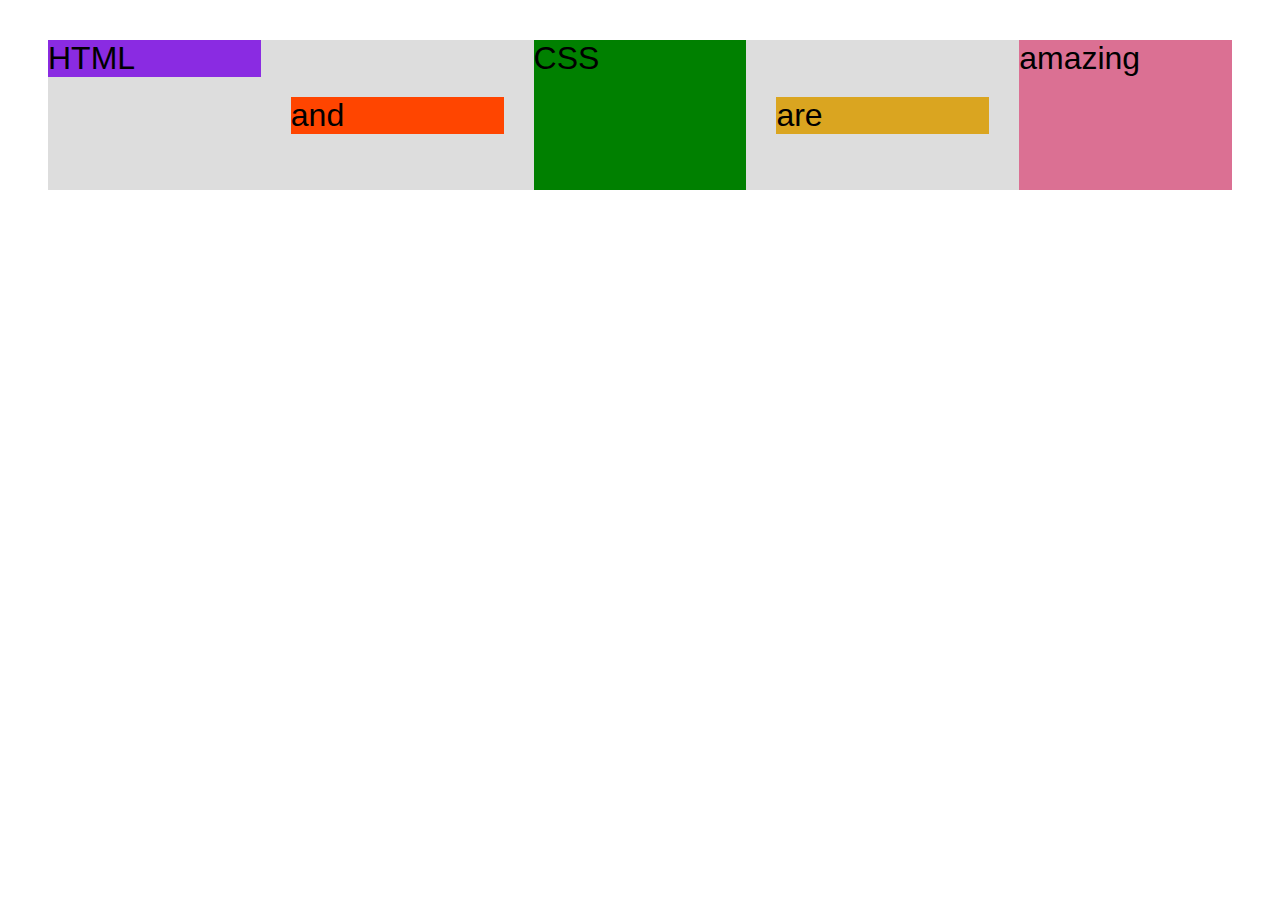
<file: 04-CSS-Layouts/flexbox.html>
<!DOCTYPE html>
<html lang="en">
  <head>
    <meta charset="UTF-8" />
    <meta http-equiv="X-UA-Compatible" content="IE=edge" />
    <meta name="viewport" content="width=device-width, initial-scale=1.0" />
    <title>Flexbox</title>
    <style>
      .el--1 {
        background-color: blueviolet;
      }
      .el--2 {
        background-color: orangered;
      }
      .el--3 {
        background-color: green;
        height: 150px;
      }
      .el--4 {
        background-color: goldenrod;
      }
      .el--5 {
        background-color: palevioletred;
      }
      .el--6 {
        background-color: steelblue;
      }
      .el--7 {
        background-color: yellow;
      }
      .el--8 {
        background-color: crimson;
      }

      .container {
        /* STARTER */
        font-family: sans-serif;
        background-color: #ddd;
        font-size: 32px;
        margin: 40px;

        /* FLEXBOX */

        display: flex;
        /* flex-start, center, flex-end */
        align-items: center;
        /* space-between, center */
        justify-content: flex-start;
        gap: 30px;
      }

      .el {
        /* DEFAULTS
        flex-grow: 0;
        flex-shrink: 1;
        flex-basis: auto;

        flex-basis: 200px;
        flex-shrink: 0;
        flex: 0 0 200px;
        flex-grow: 1; */

        flex: 1;
      }

      .el--1 {
        align-self: flex-start;
        /* flex-grow: 1; */
      }

      .el--5 {
        align-self: stretch;
        order: 1;
      }

      .el--6 {
        order: -1;
      }
    </style>
  </head>
  <body>
    <div class="container">
      <div class="el el--1">HTML</div>
      <div class="el el--2">and</div>
      <div class="el el--3">CSS</div>
      <div class="el el--4">are</div>
      <div class="el el--5">amazing</div>
      <!-- <div class="el el--6">languages</div>
      <div class="el el--7">to</div>
      <div class="el el--8">learn</div> -->
    </div>
  </body>
</html>
</file>
<file: 03-CSS-Fundamentals/style.css>
* {
  margin: 0;
  padding: 0;
}

body {
  color: #444;
  font-family: sans-serif;
  border-top: 10px solid #1098ad;
  position: relative;
}

.container {
  width: 800px;
  /* margin-left: auto;
  margin-right: auto; */
  margin: 0 auto;
  position: relative;
}

.main-header {
  background-color: #f7f7f7;
  /* padding: 20px;
  padding-left: 40px;
  padding-right: 40px; */
  padding: 20px 40px;
  margin-bottom: 60px;
  /* height: 80px; */
}

nav {
  font-size: 18px;
}

article {
  margin-bottom: 60px;
}

.post-header {
  margin-bottom: 40px;
}

aside {
  background-color: #f7f7f7;
  border-top: 5px solid #1098ad;
  border-bottom: 5px solid #1098ad;
  /* padding-top: 50px;
  padding-bottom: 50px; */
  padding: 50px 0;
  width: 500px;
}

h1,
h2,
h3 {
  color: #1098ad;
}

h1 {
  font-size: 26px;
  text-transform: uppercase;
  font-style: italic;
}

h2 {
  font-size: 40px;
  margin-bottom: 30px;
}

h3 {
  font-size: 30px;
  margin-bottom: 20px;
  margin-top: 40px;
}

h4 {
  font-size: 20px;
  text-transform: uppercase;
  text-align: center;
}

p {
  font-size: 22px;
  line-height: 1.5;
  margin-bottom: 15px;
}

ul,
ol {
  margin-left: 50px;
  margin-bottom: 20px;
}

li {
  font-size: 20px;
  margin-bottom: 10px;
}

li:last-child {
  margin-bottom: 0;
}

/* footer p {
  font-size: 16px;
} */

/* article header p {
  font-style: italic;
} */

#author {
  font-style: italic;
  font-size: 18px;
}

#copyright {
  font-style: italic;
  font-size: 16px;
}

.related-author {
  font-size: 18px;
  font-weight: bold;
}

.related {
  list-style: none;
}

body {
  /* background-color: blue; */
}

/* .first-li {
  font-weight: bold;
} */

li:first-child {
  font-weight: bold;
}

li:last-child {
  font-style: italic;
}

li:nth-child(even) {
  /* color: red; */
}

/* Misconception: this won't work!*/
article p:first-child {
  color: red;
}

/* Styling Links */
a:link {
  color: #1098ad;
  text-decoration: none;
}

a:visited {
  color: #1098ad;
}

a:hover {
  color: orangered;
  font-weight: bold;
  text-decoration: underline orangered;
}

a:active {
  background-color: black;
  font-style: italic;
}

.post-image {
  width: 100%;
  height: auto;
}

nav a:link {
  /* background-color: orangered;
  margin: 20px;
  padding: 20px;
  display: block; */
  margin-right: 30px;
  margin-top: 10px;
  display: inline-block;
}

nav a:link:last-child {
  margin-right: 0;
}

button {
  font-size: 22px;
  padding: 20px;
  cursor: pointer;

  position: absolute;
  bottom: 50px;
  right: 50px;
}

h1::first-letter {
  font-style: normal;
  margin-right: 5px;
}

h3 + p::first-line {
  /* color: red; */
}

h2 {
  /* background-color: orange; */
  position: relative;
}

h2::after {
  content: "TOP";
  background-color: #ffe70e;
  color: #444;
  font-size: 16px;
  font-weight: bold;
  display: inline-block;
  padding: 5px 10px;
  position: absolute;
  top: -10px;
  right: -25px;
}

/* Reolving conflicts */
/* #copyright {
  color: red;
}

.copyright {
  color: blue;
}

.text {
  color: yellow;
}

footer p {
  color: green !important;
} */
</file>
<file: 04-CSS-Layouts/style.css>
* {
  margin: 0;
  padding: 0;
  box-sizing: border-box;
}

body {
  color: #444;
  font-family: sans-serif;
  border-top: 10px solid #1098ad;
  position: relative;
}

.container {
  width: 1200px;
  /* margin-left: auto;
  margin-right: auto; */
  margin: 0 auto;
  position: relative;
}

.main-header {
  background-color: #f7f7f7;
  /* padding: 20px;
  padding-left: 40px;
  padding-right: 40px; */
  padding: 20px 40px;
  /* margin-bottom: 60px; */
  /* height: 80px; */
}

nav {
  font-size: 18px;
}

article {
  /* margin-bottom: 60px; */
}

.post-header {
  margin-bottom: 40px;
}

aside {
  background-color: #f7f7f7;
  border-top: 5px solid #1098ad;
  border-bottom: 5px solid #1098ad;
  padding: 50px 40px;
}

h1,
h2,
h3 {
  color: #1098ad;
}

h1 {
  font-size: 26px;
  text-transform: uppercase;
  font-style: italic;
}

h2 {
  font-size: 40px;
  margin-bottom: 30px;
}

h3 {
  font-size: 30px;
  margin-bottom: 20px;
  margin-top: 40px;
}

h4 {
  font-size: 20px;
  text-transform: uppercase;
  text-align: center;
  margin-bottom: 30px;
}

p {
  font-size: 22px;
  line-height: 1.5;
  margin-bottom: 15px;
}

ul,
ol {
  margin-left: 50px;
  margin-bottom: 20px;
}

li {
  font-size: 20px;
  margin-bottom: 10px;
}

li:last-child {
  margin-bottom: 0;
}

/* footer p {
  font-size: 16px;
} */

/* article header p {
  font-style: italic;
} */

#author {
  font-style: italic;
  font-size: 18px;
}

#copyright {
  font-style: italic;
  font-size: 16px;
}

.related-author {
  font-size: 18px;
  font-weight: bold;
}

.related {
  list-style: none;
  margin-left: 0;
}

body {
  /* background-color: blue; */
}

/* .first-li {
  font-weight: bold;
} */

li:first-child {
  font-weight: bold;
}

li:last-child {
  font-style: italic;
}

li:nth-child(even) {
  /* color: red; */
}

/* Misconception: this won't work!*/
article p:first-child {
  color: red;
}

/* Styling Links */
a:link {
  color: #1098ad;
  text-decoration: none;
}

a:visited {
  color: #1098ad;
}

a:hover {
  color: orangered;
  font-weight: bold;
  text-decoration: underline orangered;
}

a:active {
  background-color: black;
  font-style: italic;
}

.post-image {
  width: 100%;
  height: auto;
}

nav a:link {
  /* background-color: orangered;
  margin: 20px;
  padding: 20px;
  display: block; */
  margin-right: 30px;
  display: inline-block;
}

nav a:link:last-child {
  margin-right: 0;
}

button {
  font-size: 22px;
  padding: 20px;
  cursor: pointer;

  position: absolute;
  bottom: 50px;
  right: 50px;
}

h1::first-letter {
  font-style: normal;
  margin-right: 5px;
}

h3 + p::first-line {
  /* color: red; */
}

h2 {
  /* background-color: orange; */
  position: relative;
}

h2::after {
  content: 'TOP';
  background-color: #ffe70e;
  color: #444;
  font-size: 16px;
  font-weight: bold;
  display: inline-block;
  padding: 5px 10px;
  position: absolute;
  top: -10px;
  right: -25px;
}

/* Reolving conflicts */
/* #copyright {
  color: red;
}

.copyright {
  color: blue;
}

.text {
  color: yellow;
}

footer p {
  color: green !important;
} */

/* FLOATS */
/* .author-img {
  float: left;
  margin-bottom: 20px;
}

.author {
  float: left;
  margin-top: 10px;
  margin-left: 20px;
}

h1 {
  float: left;
}

nav {
  float: right;
}

.clear {
  clear: both;
}

.clearfix::after {
  clear: both;
  content: '';
  display: block;
}

article {
  width: 825px;
  float: left;
}

aside {
  width: 300px;
  float: right;
}

footer {
  clear: both;
} */

/* FLEXBOX */

.main-header {
  display: flex;
  align-items: center;
  justify-content: space-between;
}

.author-box {
  display: flex;
  align-items: center;
  margin-bottom: 15px;
}

.author {
  margin-bottom: 0;
  margin-left: 15px;
}

.related-post {
  display: flex;
  align-items: center;
  gap: 20px;
  margin-bottom: 30px;
}

.related-link:link {
  font-size: 17px;
  font-weight: bold;
  font-style: normal;
  margin-bottom: 5px;
  display: block;
}

.related-author {
  margin-bottom: 0;
  font-size: 14px;
  font-weight: normal;
  font-style: italic;
}

/* FLEXBOX LAYOUT */
/* .row {
  display: flex;
  align-items: flex-start;
  gap: 75px;
  margin-bottom: 60px;
}

article {
  flex: 0 0 825px;
  flex: 1;
  margin-bottom: 0;
}

aside {
  flex: 0 0 300px;
} */

/* CSS GRID LAYOUT */
.container {
  display: grid;
  grid-template-columns: 1fr 300px;
  column-gap: 75px;
  row-gap: 60px;
  align-items: start;
}

.main-header {
  /* grid-column: 1 / span 2; */
  grid-column: 1 / -1;
}

article {
}

aside {
}

footer {
  grid-column: 1 / -1;
}
</file>
<file: 05-Design/style.css>
/*
SPACING SYSTEM (px)
2 / 4 / 8 / 12 / 16 / 24 / 32 / 48 / 64 / 80 / 96 / 128

FONT SIZE SYSTEM (px)
10 / 12 / 14 / 16 / 18 / 20 / 24 / 30 / 36 / 44 / 52 / 62 / 74 / 86 / 98
*/

* {
  margin: 0;
  padding: 0;
  box-sizing: border-box;
}

/* ------------------------ */
/* GENERAL STYLES */
/* ------------------------ */
body {
  font-family: sans-serif;
}

.container {
  width: 960px;
  margin: 0 auto;
}

header,
section {
  margin-bottom: 48px;
}

h2 {
  margin-bottom: 48px;
}

.grid-3-cols {
  display: grid;
  grid-template-columns: repeat(3, 1fr);
  column-gap: 80px;
}

/* ------------------------ */
/* COMPONENT STYLES */
/* ------------------------ */

/* HEADER */
header {
  display: grid;
  grid-template-columns: repeat(2, 1fr);
  column-gap: 80px;
  margin-top: 48px;
}

.header-text-box {
  align-self: center;
}

h1 {
  margin-bottom: 24px;
}

.header-text {
  margin-bottom: 24px;
}

img {
  width: 100%;
}

/* FEATURES */
.features-icon {
}

.features-title {
  margin-bottom: 16px;
}

.features-text {
}

/* TESTIMONIAL */
.testimonial-section {
}

.testimonial-box {
  grid-column: 2 / -1;
  align-self: center;
}

.testimonial-box h2 {
  margin-bottom: 24px;
}

.testimonial-text {
  font-style: italic;
  margin-bottom: 24px;
}

/* CHAIRS */
.chair-box {
  padding: 24px;
}

h3 {
  margin-bottom: 24px;
}

.chair-details {
  list-style: none;
  margin-bottom: 24px;
}

.chair-details li {
  display: flex;
  align-items: center;
  gap: 12px;
  margin-bottom: 24px;
}

.chair-details li:last-child {
  margin-bottom: 0;
}

.chair-icon {
}

.chair-price {
  display: flex;
  justify-content: space-between;
}

footer {
  margin-bottom: 48px;
}
</file>
<file: 03-CSS-Fundamentals/challenges-style.css>
* {
  margin: 0;
  padding: 0;
}

body {
  font-family: sans-serif;
  line-height: 1.4;
}

.product {
  border: 4px solid black;
  width: 825px;
  margin: 50px auto;
  position: relative;
}

/* h2::after {
  content: "SALE";
  background-color: #ff0000;
  color: #fff;
  font-size: 10px;
  letter-spacing: 2px;
  font-weight: bold;
  display: inline-block;
  padding: 3px 8px;
  position: absolute;
  top: -10px;
  left: -25px;
} */

.product-title {
  text-align: center;
  font-size: 22px;
  text-transform: uppercase;
  background-color: #f7f7f7;
  padding: 15px;
}

.price {
  font-size: 24px;
}

.shipping {
  font-size: 12px;
  text-transform: uppercase;
  font-weight: bold;
  color: #777;
  margin-bottom: 20px;
}

.sale {
  background-color: #ec2f2f;
  color: #fff;
  font-size: 12px;
  text-transform: uppercase;
  font-weight: bold;
  padding: 7px 15px;
  display: inline-block;
  position: absolute;
  top: -17px;
  left: -38px;
  letter-spacing: 2px;
  /* width: 40px;
  text-align: center; */
}

.more-info:link,
.more-info:visited {
  color: black;
  margin-bottom: 30px;
  display: inline-block;
}

.more-info:hover,
.more-info:active {
  text-decoration: none;
}

.color {
  background-color: #000;
  height: 22px;
  width: 22px;
  display: inline-block;
  margin-right: 10px;
}

.color-blue {
  background-color: #2f6ee2;
}
.color-red {
  background-color: #ec2f2f;
}
.color-yellow {
  background-color: #f0bf1e;
}
.color-green {
  background-color: #90cc20;
}
.color-brown {
  background-color: #885214;
}

.details-title {
  text-transform: uppercase;
  font-size: 16px;
  margin-top: 20px;
  margin-bottom: 15px;
}

.details-list {
  list-style: square;
  margin-left: 20px;
}

.details-list li {
  margin-bottom: 10px;
}

.add-cart {
  background-color: #000;
  border: none;
  color: #fff;
  font: size 20px;
  text-transform: uppercase;
  cursor: pointer;
  width: 100%;
  padding: 15px;
  border-top: 4px solid #000;
}

.add-cart:hover {
  color: #000;
  background-color: #fff;
}
</file>
<file: 04-CSS-Layouts/challenges-style.css>
* {
  margin: 0;
  padding: 0;
  box-sizing: border-box;
}

body {
  font-family: sans-serif;
  line-height: 1.4;
}

.product-image {
}

.product {
  border: 4px solid black;
  width: 825px;
  margin: 50px auto;
  position: relative;

  display: grid;
  grid-template-columns: 250px 1fr 1fr;
  column-gap: 40px;
}

/* h2::after {
  content: "SALE";
  background-color: #ff0000;
  color: #fff;
  font-size: 10px;
  letter-spacing: 2px;
  font-weight: bold;
  display: inline-block;
  padding: 3px 8px;
  position: absolute;
  top: -10px;
  left: -25px;
} */

.product-title {
  text-align: center;
  font-size: 22px;
  text-transform: uppercase;
  background-color: #f7f7f7;
  padding: 15px;
  grid-column: 1 / -1;
}

.product-info {
  /* (825 - 8 - 250 - 80) / 2 */
  /* width: 243px; */
  flex: 1;
  margin-top: 20px;
}

.product-price {
  display: flex;
  justify-content: space-between;
  align-items: center;
  margin-bottom: 20px;
}

.price {
  font-size: 24px;
}

.shipping {
  font-size: 12px;
  text-transform: uppercase;
  font-weight: bold;
  color: #777;
}

.sale {
  background-color: #ec2f2f;
  color: #fff;
  font-size: 12px;
  text-transform: uppercase;
  font-weight: bold;
  padding: 7px 15px;
  display: inline-block;
  position: absolute;
  top: -17px;
  left: -38px;
  letter-spacing: 2px;
  /* width: 40px;
  text-align: center; */
}

.product-description {
  margin-bottom: 10px;
}

.more-info:link,
.more-info:visited {
  color: black;
  margin-bottom: 30px;
  display: inline-block;
}

.more-info:hover,
.more-info:active {
  text-decoration: none;
}

.product-colors {
  display: flex;
  gap: 10px;
}

.color {
  background-color: #000;
  height: 22px;
  width: 22px;
}

.color-blue {
  background-color: #2f6ee2;
}
.color-red {
  background-color: #ec2f2f;
}
.color-yellow {
  background-color: #f0bf1e;
}
.color-green {
  background-color: #90cc20;
}
.color-brown {
  background-color: #885214;
}

.product-details {
  /* width: 243px; */
  flex: 1;
  margin-top: 20px;
}

.details-title {
  text-transform: uppercase;
  font-size: 16px;
  margin-bottom: 15px;
}

.details-list {
  list-style: square;
  margin-left: 20px;
}

.details-list li {
  margin-bottom: 10px;
}

.add-cart {
  background-color: #000;
  border: none;
  color: #fff;
  font: size 20px;
  text-transform: uppercase;
  cursor: pointer;
  width: 100%;
  padding: 15px;
  border-top: 4px solid #000;
  grid-column: 1 / -1;
}

.add-cart:hover {
  color: #000;
  background-color: #fff;
}
</file>
